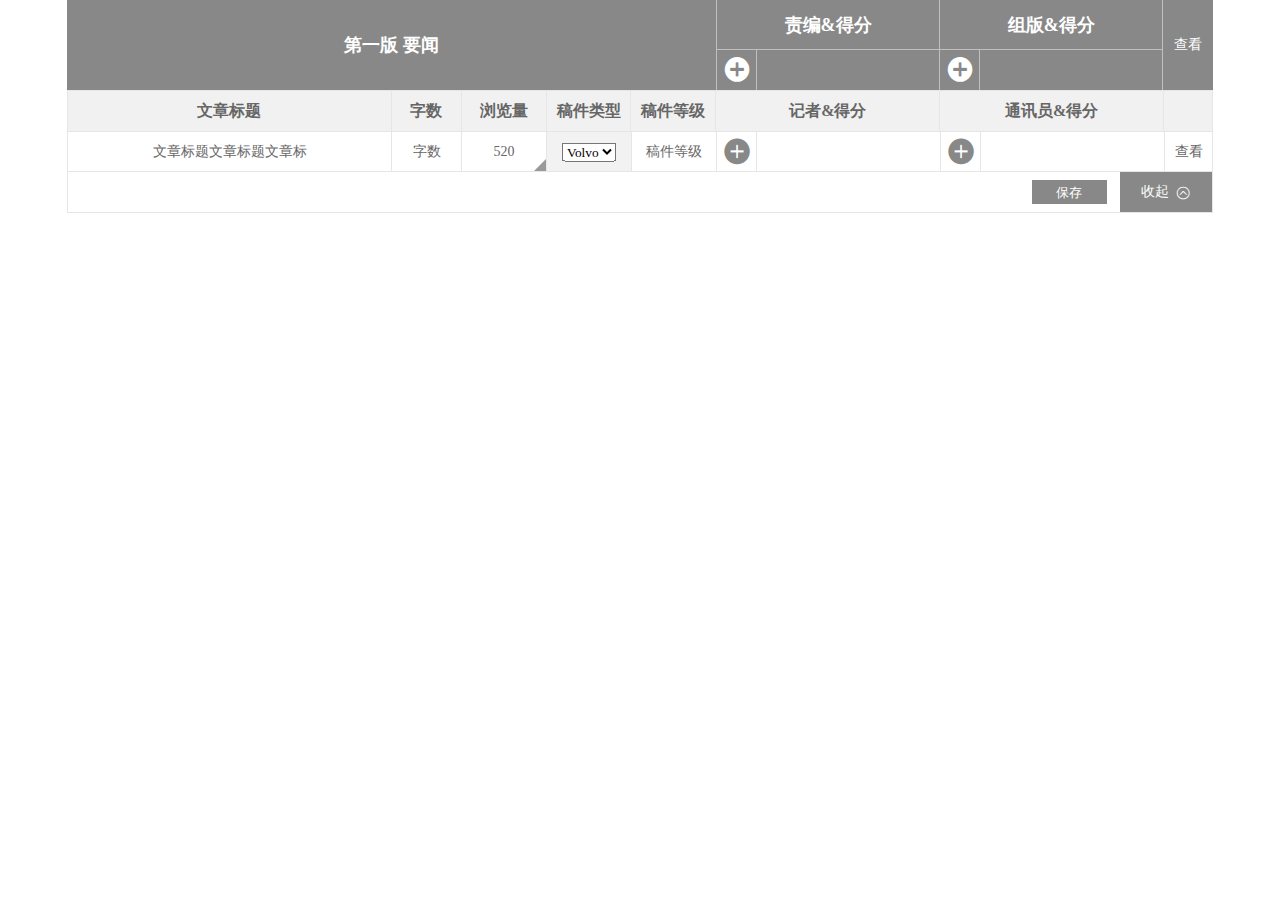
<file: html/index.html>
<!DOCTYPE html>
<html lang="en">

<head>
  <meta charset="UTF-8">
  <title>Document</title>
  <link rel="stylesheet" type="text/css" href="../style/base.css" rel="stylesheet">
  <link rel="stylesheet" type="text/css" href="../font/iconfont.css" rel="stylesheet">
  <link rel="stylesheet" type="text/css" href="../style/common.css">
  <script type="text/javascript" src="https://apps.bdimg.com/libs/jquery/2.1.2/jquery.min.js"></script>

</head>

<body>
  <div class="wrapper" style="width: 1146px;margin: 0 auto;">


    <!-- ================================== 大块 start ================================== -->
    <div class="page-default-item">
      <div class="page-head">
        <div class="page-btitle">
          <span class="vertically">第一版 要闻</span>
        </div>
        <div style="width:496px;display: table-cell;font-size: 0;line-height: 1;">
          <div class="page-score-title-box">
            <div class="page-score-title">责编&amp;得分</div>
            <div class="page-score-title-body">
              <div class="add-btn-box">
                <div class="add-btn vertically" data-type="editor">
                  <i class="icon iconfont icon-shanchu2 append-btn"></i>
                </div>
              </div>
              <div class="person-choosed-box editor-member-list">

                <!-- ======================================= 责编列表 ======================================= -->
                <ul class="choosed-wrapper editor-group" id='editor-member-list'>
                  <!-- <li class="person-choosed-item"><span>马杰8</span><input type="text" name="" value="98"><i class="icon iconfont icon-shanchu11"></i></li> -->
                </ul>

              </div>
            </div>
          </div>
          <div class="page-score-title-box">
            <div class="page-score-title">组版&amp;得分</div>
            <div class="page-score-title-body">
              <div class="add-btn-box">
                <div class="add-btn vertically" data-type="groupEdition">
                  <i class="icon iconfont icon-shanchu2"></i>
                </div>
              </div>
              <div class="person-choosed-box layout-member-list">
                <!-- ======================================= 组版列表 ======================================= -->
                <ul class="layout-group">

                </ul>
              </div>
            </div>
          </div>
          <div class="preview-box preview-btn">
            <span class="vertically">查看</span>
          </div>
        </div>
      </div>
      <div class="page-body">
        <div id="page-body-wrapper">
          <div class="page-body-head">
            <div class="page-body-head-wrapper">
              <div class="page-body-head-item tit">文章标题</div>
              <div class="page-body-head-item word">字数</div>
              <div class="page-body-head-item brower">浏览量</div>
              <div class="page-body-head-item type">稿件类型</div>
              <div class="page-body-head-item grade">稿件等级</div>
              <div class="page-body-head-item reporter">记者&amp;得分</div>
              <div class="page-body-head-item corresp">通讯员&amp;得分</div>
              <div class="page-body-head-item preview"></div>
            </div>
          </div>
          <div class="page-body-list">

            <!-- ============================ 板块新闻列表 ============================ -->
            <div class="page-body-list-wrapper">
              <div class="page-body-list-item tit">
                <div class="vertically width_full article-title">文章标题文章标题文章标</div>
              </div>
              <div class="page-body-list-item word">
                <div class="vertically width_full">字数</div>
              </div>
              <div class="page-body-list-item brower ">
                <div class="vertically width_full">520</div>
                <i class="brower-tip"></i>
                <div class="brower-list transition_3">
                  <table border="0" cellspacing="0" cellpadding="0">
                    <tr>
                      <th>手机版</th>
                      <th>web版</th>
                    </tr>
                    <tr>
                      <td>fddf</td>
                      <td>fddf</td>
                    </tr>
                  </table>
                </div>
              </div>
              <div class="page-body-list-item type">
                <div class="vertically width_full">
                  <select>
                    <option value="volvo">Volvo</option>
                    <option value="saab">Saab</option>
                    <option value="opel">Opel</option>
                    <option value="audi">Audi</option>
                  </select>
                </div>
              </div>
              <div class="page-body-list-item grade">
                <div class="vertically width_full">稿件等级</div>
              </div>
              <div class="page-body-list-item add-btn-box add-btn-box2">
                <div class="add-btn vertically">
                  <i class="icon iconfont icon-shanchu2"></i>
                </div>
              </div>
              <div class="page-body-list-item person-choosed-box person-choosed-box2 reporter-member-list" style="vertical-align: top;width: 184px;">

                <!-- ======================================= 记者列表 ======================================= -->
                <ul class="reporter-group">

                </ul>
              </div>
              <div class="page-body-list-item add-btn-box add-btn-box2">
                <div class="add-btn vertically">
                  <i class="icon iconfont icon-shanchu2"></i>
                </div>
              </div>
              <div class="page-body-list-item person-choosed-box person-choosed-box2 caller-member-list" style="vertical-align: top;width: 184px;">

                <!-- ======================================= 通讯员列表 ======================================= -->
                <ul class="caller-group">

                </ul>
              </div>
              <div class="page-body-list-item preview preview-btn">
                <div class="vertically width_full">查看</div>
              </div>
            </div>
          </div>
        </div>
        <div class="action-btn-box">
          <button class="inline_block save-btn">保存</button>
          <div class="inline_block slide-box" id="slide-up">收起
            <i class="icon iconfont icon-shouqi"></i>
          </div>
          <div class="inline_block slide-box" id="slide-down" style="display:none;">展开
            <i class="icon iconfont icon-shouqi1"></i>
          </div>
        </div>
      </div>
    </div>
    <!-- ================================== 大块 end ================================== -->

  </div>
  <!-- 弹窗 -->
  <!-- 添加责编弹层 -->
  <div class="dialog " style="display: none;" id="editor">
    <div class="dialog_shadow_black">
      <div class="alert_dialog_content">
        <div class="alert_dialog_head">
          <span id="title">添加责编</span>
          <i class="icon iconfont icon-chuyidong"></i>
        </div>
        <div class="alert_dialog_body alert_dialog_body2 add-editor-box">
          <div class="alert_dialog_content_wrapper">
            <div class="search-bar">
              <input type="text" name="" placeholder="请搜索你要查询的人">
              <button type="button">
                <i class="icon iconfont icon-123"></i>
              </button>
            </div>
            <div class="editor-list-box">
              <ul class="clx" id='editor-list'>
                <li class="editor-list">责编1<i class="tip"></i>
                </li>
                    <li class="editor-list">责编2<i class="tip"></i>
                </li>
                    <li class="editor-list">责编3<i class="tip"></i>
                </li>
                    <li class="editor-list">责编4<i class="tip"></i>
                </li>
              </ul>
            </div>
          </div>
        </div>
      </div>
    </div>
  </div>
  <!-- 添加组版弹层 -->
  <div class="dialog" style="display: none;" id="groupEdition">
    <div class="dialog_shadow_black">
      <div class="alert_dialog_content">
        <div class="alert_dialog_head">
          <span id="title">添加组版</span>
          <i class="icon iconfont icon-chuyidong"></i>
        </div>
        <div class="alert_dialog_body alert_dialog_body2 add-editor-box">
          <div class="alert_dialog_content_wrapper">
            <div class="search-bar">
              <input type="text" name="" placeholder="请搜索你要查询的人">
              <button type="button">
                <i class="icon iconfont icon-123"></i>
              </button>
            </div>
            <div class="editor-list-box">
              <ul class="clx" id='editor-list'>
                          <li class="editor-list">组版1<i class="tip"></i>
                </li>
                    <li class="editor-list">组版2<i class="tip"></i>
                </li>
                    <li class="editor-list">组版3<i class="tip"></i>
                </li>
                    <li class="editor-list">组版4<i class="tip"></i>
                </li>
              </ul>
            </div>
          </div>
        </div>
      </div>
    </div>
  </div>
  <!-- 添加记者弹层 -->
  <div class="dialog" style="display: none;" id="reporter">
    <div class="dialog_shadow_black">
      <div class="alert_dialog_content">
        <div class="alert_dialog_head">
          <span id="title">添加记者</span>
          <i class="icon iconfont icon-chuyidong"></i>
        </div>
        <div class="alert_dialog_body alert_dialog_body2 add-editor-box">
          <div class="alert_dialog_content_wrapper">
            <div class="search-bar">
              <input type="text" name="" placeholder="请搜索你要查询的人">
              <button type="button">
                <i class="icon iconfont icon-123"></i>
              </button>
            </div>
            <div class="editor-list-box">
              <ul class="clx" id='editor-list'>
                              <li class="editor-list">记者1<i class="tip"></i>
                </li>
                    <li class="editor-list">记者2<i class="tip"></i>
                </li>
                    <li class="editor-list">记者3<i class="tip"></i>
                </li>
                    <li class="editor-list">记者4<i class="tip"></i>
                </li>
              </ul>
            </div>
          </div>
        </div>
      </div>
    </div>
  </div>
  <!-- 添加通讯员弹层 -->
  <div class="dialog" style="display: none;" id="caller">
    <div class="dialog_shadow_black">
      <div class="alert_dialog_content">
        <div class="alert_dialog_head">
          <span id="title">添加通讯员</span>
          <i class="icon iconfont icon-chuyidong"></i>
        </div>
        <div class="alert_dialog_body alert_dialog_body2 add-editor-box">
          <div class="alert_dialog_content_wrapper">
            <div class="search-bar">
              <input type="text" name="" placeholder="请搜索你要查询的人">
              <button type="button">
                <i class="icon iconfont icon-123"></i>
              </button>
            </div>
            <div class="editor-list-box">
              <ul class="clx" id='editor-list'>
                             <li class="editor-list">通讯员1<i class="tip"></i>
                </li>
                    <li class="editor-list">通讯员2<i class="tip"></i>
                </li>
                    <li class="editor-list">通讯员3<i class="tip"></i>
                </li>
                    <li class="editor-list">通讯员4<i class="tip"></i>
                </li>
              </ul>
            </div>
          </div>
        </div>
      </div>
    </div>
  </div>
  <!-- 查看版面评分 -->
  <div class="dialog" style="display: none;" id="pageScore">
    <div class="dialog_shadow_black">
      <div class="alert_dialog_content">
        <div class="alert_dialog_head">
          <span>第一版 要闻</span>
          <i class="icon iconfont icon-chuyidong"></i>
        </div>
        <div class="alert_dialog_body alert_dialog_body2 add-editor-box">
          <div class="alert_dialog_content_wrapper">
            <div class="table-list-box">
              <table border="0" cellpadding="0" cellspacing="0" style="margin-bottom: 30px;">
                <thead>
                  <tr>
                    <th>
                      <div class="d-title">
                        <table border="0" cellpadding="0" cellspacing="0">
                          <thead>
                            <tr>
                              <th></th>
                              <th style="font-size: 14px;">评分人</th>
                            </tr>
                            <tr>
                              <th style="font-size: 14px;">责编</th>
                              <th></th>
                            </tr>
                          </thead>
                        </table>
                      </div>
                    </th>
                    <th style="background-color: #f2f2f2;">赵大猫</th>
                    <th style="background-color: #f2f2f2;">赵大猫</th>
                    <th style="background-color: #f2f2f2;">赵大猫</th>
                    <th style="background-color: #f2f2f2;">赵大猫</th>
                  </tr>
                </thead>
                <tbody>
                  <tr>
                    <td class="work-type">主编1</td>
                    <td>90</td>
                    <td>90</td>
                    <td>90</td>
                    <td>90</td>
                  </tr>
                  <tr>
                    <td class="work-type">主编2</td>
                    <td>90</td>
                    <td>90</td>
                    <td>90</td>
                    <td>90</td>
                  </tr>
                  <tr>
                    <td class="work-type">主编3</td>
                    <td>90</td>
                    <td>90</td>
                    <td>90</td>
                    <td>90</td>
                  </tr>
                </tbody>
              </table>
              <table border="0" cellpadding="0" cellspacing="0">
                <thead>
                  <tr>
                    <th>
                      <div class="d-title">
                        <table border="0" cellpadding="0" cellspacing="0">
                          <thead>
                            <tr>
                              <th></th>
                              <th style="font-size: 14px;">评分人</th>
                            </tr>
                            <tr>
                              <th style="font-size: 14px;">组版</th>
                              <th></th>
                            </tr>
                          </thead>
                        </table>
                      </div>
                    </th>
                    <th style="background-color: #f2f2f2;">赵大猫</th>
                    <th style="background-color: #f2f2f2;">赵大猫</th>
                    <th style="background-color: #f2f2f2;">赵大猫</th>
                    <th style="background-color: #f2f2f2;">赵大猫</th>
                  </tr>
                </thead>
                <tbody>
                  <tr>
                    <td class="work-type">主编1</td>
                    <td>90</td>
                    <td>90</td>
                    <td>90</td>
                    <td>90</td>
                  </tr>
                  <tr>
                    <td class="work-type">主编2</td>
                    <td>90</td>
                    <td>90</td>
                    <td>90</td>
                    <td>90</td>
                  </tr>
                  <tr>
                    <td class="work-type">主编3</td>
                    <td>90</td>
                    <td>90</td>
                    <td>90</td>
                    <td>90</td>
                  </tr>
                </tbody>
              </table>
            </div>


          </div>
        </div>
      </div>
    </div>
  </div>
  <!-- 查看文章评分 -->
  <div class="dialog" style="display: none;" id="articleScore">
    <div class="dialog_shadow_black">
      <div class="alert_dialog_content">
        <div class="alert_dialog_head">
          <span>第一版 要闻</span>
          <i class="icon iconfont icon-chuyidong"></i>
        </div>
        <div class="alert_dialog_body alert_dialog_body2 add-editor-box">
          <div class="alert_dialog_content_wrapper">
            <div class="table-list-box">
              <table border="0" cellpadding="0" cellspacing="0" style="margin-bottom: 30px;">
                <thead>
                  <tr>
                    <th>
                      <div class="d-title">
                        <table border="0" cellpadding="0" cellspacing="0">
                          <thead>
                            <tr>
                              <th></th>
                              <th style="font-size: 14px;">评分人</th>
                            </tr>
                            <tr>
                              <th style="font-size: 14px;">记者</th>
                              <th></th>
                            </tr>
                          </thead>
                        </table>
                      </div>
                    </th>
                    <th style="background-color: #f2f2f2;">赵大猫</th>
                    <th style="background-color: #f2f2f2;">赵大猫</th>
                    <th style="background-color: #f2f2f2;">赵大猫</th>
                    <th style="background-color: #f2f2f2;">赵大猫</th>
                  </tr>
                </thead>
                <tbody>
                  <tr>
                    <td class="work-type">主编1</td>
                    <td>90</td>
                    <td>90</td>
                    <td>90</td>
                    <td>90</td>
                  </tr>
                  <tr>
                    <td class="work-type">主编2</td>
                    <td>90</td>
                    <td>90</td>
                    <td>90</td>
                    <td>90</td>
                  </tr>
                  <tr>
                    <td class="work-type">主编3</td>
                    <td>90</td>
                    <td>90</td>
                    <td>90</td>
                    <td>90</td>
                  </tr>
                </tbody>
              </table>
              <table border="0" cellpadding="0" cellspacing="0">
                <thead>
                  <tr>
                    <th>
                      <div class="d-title">
                        <table border="0" cellpadding="0" cellspacing="0">
                          <thead>
                            <tr>
                              <th></th>
                              <th style="font-size: 14px;">评分人</th>
                            </tr>
                            <tr>
                              <th style="font-size: 14px;">通讯员</th>
                              <th></th>
                            </tr>
                          </thead>
                        </table>
                      </div>
                    </th>
                    <th style="background-color: #f2f2f2;">赵大猫</th>
                    <th style="background-color: #f2f2f2;">赵大猫</th>
                    <th style="background-color: #f2f2f2;">赵大猫</th>
                    <th style="background-color: #f2f2f2;">赵大猫</th>
                  </tr>
                </thead>
                <tbody>
                  <tr>
                    <td class="work-type">主编1</td>
                    <td>90</td>
                    <td>90</td>
                    <td>90</td>
                    <td>90</td>
                  </tr>
                  <tr>
                    <td class="work-type">主编2</td>
                    <td>90</td>
                    <td>90</td>
                    <td>90</td>
                    <td>90</td>
                  </tr>
                  <tr>
                    <td class="work-type">主编3</td>
                    <td>90</td>
                    <td>90</td>
                    <td>90</td>
                    <td>90</td>
                  </tr>
                </tbody>
              </table>
            </div>
          </div>
        </div>
      </div>
    </div>
  </div>
  <!-- 查看文章详情 -->
  <div class="dialog" style="display: none;"  id="articleDetails">
    <div class="dialog_shadow_black">
      <div class="alert_dialog_content" style="width: 1000px;">
        <div class="alert_dialog_head">
          <span>文章详情</span>
          <i class="icon iconfont icon-chuyidong"></i>
        </div>
        <!-- <div class="alert_dialog_body article-body clx"> -->
            <div class="alert_dialog_body article-body">
          <div class="article-left">
            <div class="article-left-item">
              <img src="../img/jpg1.jpg">
            </div>
          </div>
          <div class="article-right">
            <div class="article-right-item">
              <div class="article-right-title">
                <div class="btitle">圆陀角：奔向“黄金时代</div>
                <div class="stitle">
                  <span>阅读数：407</span>
                  <span>本文字数：1636</span>
                  <span>作者：张三丰</span>
                </div>
              </div>
              <div class="article-right-content">
                <p>圆陀角旅游度假区内圆陀角公园、新湖长江公园、恒大威尼斯碧海银沙、黄金海滩等景点，由南至北分布各处，中部为寅兴垦区养殖区，北部和西部主要为村落。根据这一特点，圆陀角旅游度假区自成立伊始，就科学制定发展规划，最终确定“由南至北，先东后西”的开发次序。</p>
                <p>圆陀角旅游度假区内圆陀角公园、新湖长江公园、恒大威尼斯碧海银沙、黄金海滩等景点，由南至北分布各处，中部为寅兴垦区养殖区，北部和西部主要为村落。根据这一特点，圆陀角旅游度假区自成立伊始，就科学制定发展规划，最终确定“由南至北，先东后西”的开发次序。</p>
              </div>
            </div>
          </div>
        </div>
      </div>
    </div>
  </div>
  <script type="text/javascript" src="../js/common.js"></script>
</body>

</html>
</file>
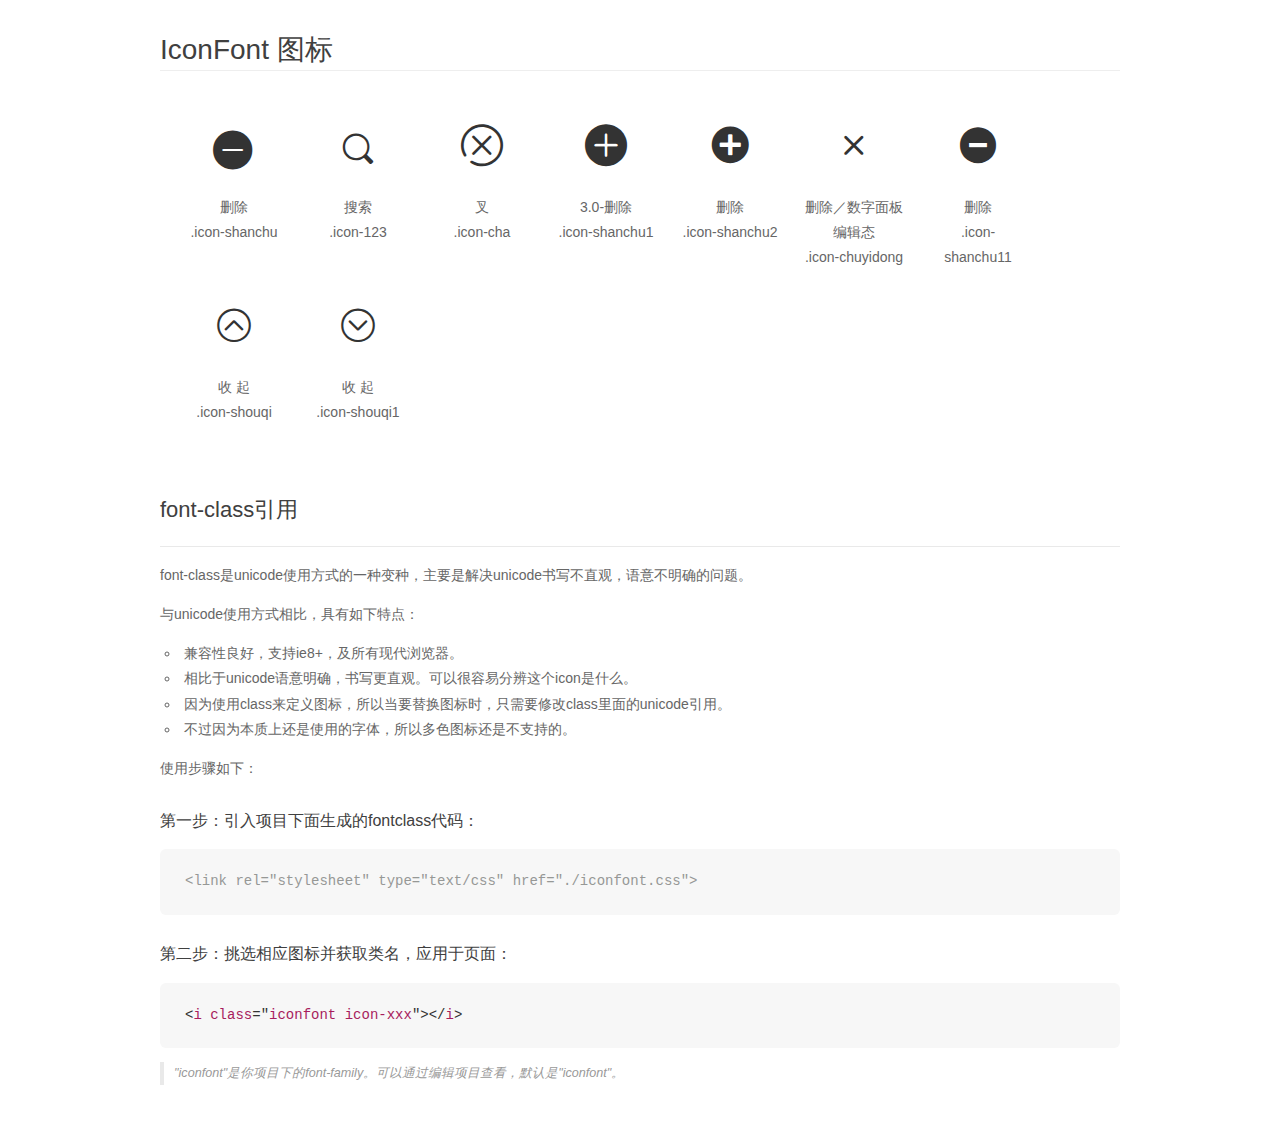
<file: font/demo_fontclass.html>
<!DOCTYPE html>
<html>
<head>
    <meta charset="utf-8"/>
    <title>IconFont</title>
    <link rel="stylesheet" href="demo.css">
    <link rel="stylesheet" href="iconfont.css">
</head>
<body>
    <div class="main markdown">
        <h1>IconFont 图标</h1>
        <ul class="icon_lists clear">
            
                <li>
                <i class="icon iconfont icon-shanchu"></i>
                    <div class="name">删除</div>
                    <div class="fontclass">.icon-shanchu</div>
                </li>
            
                <li>
                <i class="icon iconfont icon-123"></i>
                    <div class="name">搜索</div>
                    <div class="fontclass">.icon-123</div>
                </li>
            
                <li>
                <i class="icon iconfont icon-cha"></i>
                    <div class="name">叉</div>
                    <div class="fontclass">.icon-cha</div>
                </li>
            
                <li>
                <i class="icon iconfont icon-shanchu1"></i>
                    <div class="name">3.0-删除</div>
                    <div class="fontclass">.icon-shanchu1</div>
                </li>
            
                <li>
                <i class="icon iconfont icon-shanchu2"></i>
                    <div class="name">删除</div>
                    <div class="fontclass">.icon-shanchu2</div>
                </li>
            
                <li>
                <i class="icon iconfont icon-chuyidong"></i>
                    <div class="name">删除／数字面板编辑态</div>
                    <div class="fontclass">.icon-chuyidong</div>
                </li>
            
                <li>
                <i class="icon iconfont icon-shanchu11"></i>
                    <div class="name">删除</div>
                    <div class="fontclass">.icon-shanchu11</div>
                </li>
            
                <li>
                <i class="icon iconfont icon-shouqi"></i>
                    <div class="name">收  起</div>
                    <div class="fontclass">.icon-shouqi</div>
                </li>
            
                <li>
                <i class="icon iconfont icon-shouqi1"></i>
                    <div class="name">收  起</div>
                    <div class="fontclass">.icon-shouqi1</div>
                </li>
            
        </ul>

        <h2 id="font-class-">font-class引用</h2>
        <hr>

        <p>font-class是unicode使用方式的一种变种，主要是解决unicode书写不直观，语意不明确的问题。</p>
        <p>与unicode使用方式相比，具有如下特点：</p>
        <ul>
        <li>兼容性良好，支持ie8+，及所有现代浏览器。</li>
        <li>相比于unicode语意明确，书写更直观。可以很容易分辨这个icon是什么。</li>
        <li>因为使用class来定义图标，所以当要替换图标时，只需要修改class里面的unicode引用。</li>
        <li>不过因为本质上还是使用的字体，所以多色图标还是不支持的。</li>
        </ul>
        <p>使用步骤如下：</p>
        <h3 id="-fontclass-">第一步：引入项目下面生成的fontclass代码：</h3>


        <pre><code class="lang-js hljs javascript"><span class="hljs-comment">&lt;link rel="stylesheet" type="text/css" href="./iconfont.css"&gt;</span></code></pre>
        <h3 id="-">第二步：挑选相应图标并获取类名，应用于页面：</h3>
        <pre><code class="lang-css hljs">&lt;<span class="hljs-selector-tag">i</span> <span class="hljs-selector-tag">class</span>="<span class="hljs-selector-tag">iconfont</span> <span class="hljs-selector-tag">icon-xxx</span>"&gt;&lt;/<span class="hljs-selector-tag">i</span>&gt;</code></pre>
        <blockquote>
        <p>"iconfont"是你项目下的font-family。可以通过编辑项目查看，默认是"iconfont"。</p>
        </blockquote>
    </div>
</body>
</html>
</file>
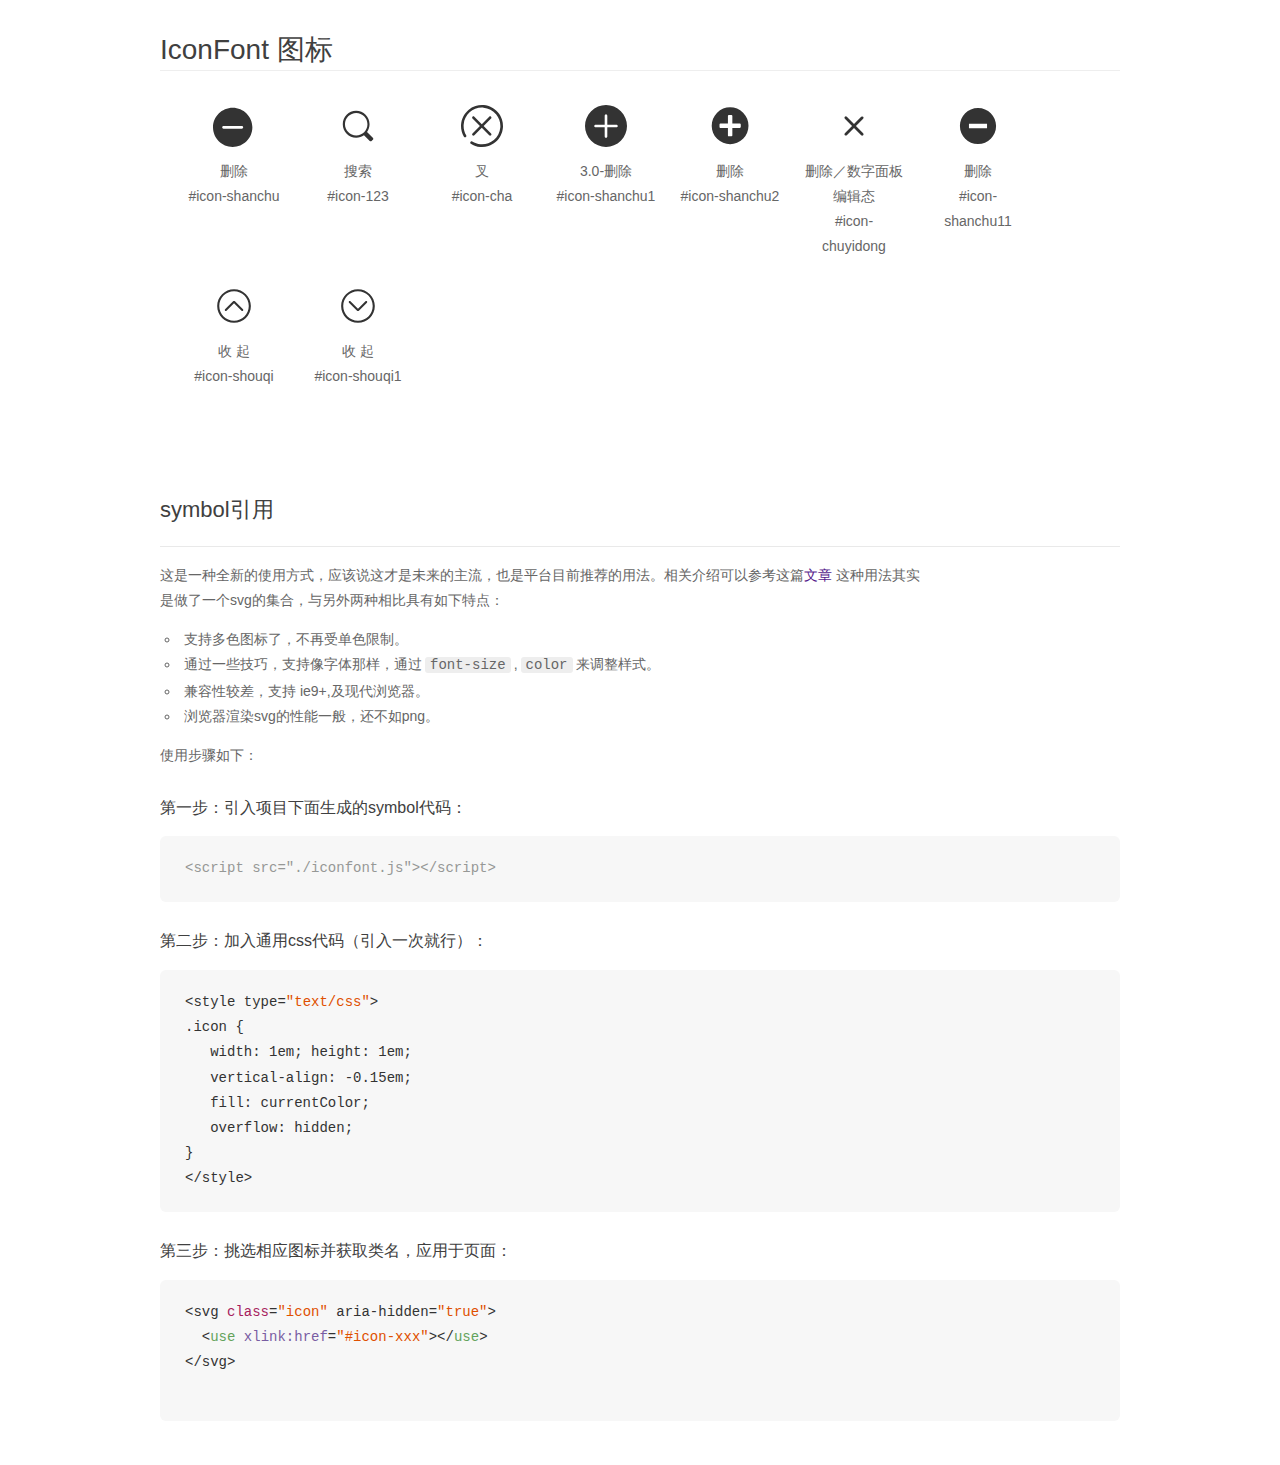
<file: font/demo_symbol.html>
<!DOCTYPE html>
<html>
<head>
    <meta charset="utf-8"/>
    <title>IconFont</title>
    <link rel="stylesheet" href="demo.css">
    <script src="iconfont.js"></script>

    <style type="text/css">
        .icon {
          /* 通过设置 font-size 来改变图标大小 */
          width: 1em; height: 1em;
          /* 图标和文字相邻时，垂直对齐 */
          vertical-align: -0.15em;
          /* 通过设置 color 来改变 SVG 的颜色/fill */
          fill: currentColor;
          /* path 和 stroke 溢出 viewBox 部分在 IE 下会显示
             normalize.css 中也包含这行 */
          overflow: hidden;
        }

    </style>
</head>
<body>
    <div class="main markdown">
        <h1>IconFont 图标</h1>
        <ul class="icon_lists clear">
            
                <li>
                    <svg class="icon" aria-hidden="true">
                        <use xlink:href="#icon-shanchu"></use>
                    </svg>
                    <div class="name">删除</div>
                    <div class="fontclass">#icon-shanchu</div>
                </li>
            
                <li>
                    <svg class="icon" aria-hidden="true">
                        <use xlink:href="#icon-123"></use>
                    </svg>
                    <div class="name">搜索</div>
                    <div class="fontclass">#icon-123</div>
                </li>
            
                <li>
                    <svg class="icon" aria-hidden="true">
                        <use xlink:href="#icon-cha"></use>
                    </svg>
                    <div class="name">叉</div>
                    <div class="fontclass">#icon-cha</div>
                </li>
            
                <li>
                    <svg class="icon" aria-hidden="true">
                        <use xlink:href="#icon-shanchu1"></use>
                    </svg>
                    <div class="name">3.0-删除</div>
                    <div class="fontclass">#icon-shanchu1</div>
                </li>
            
                <li>
                    <svg class="icon" aria-hidden="true">
                        <use xlink:href="#icon-shanchu2"></use>
                    </svg>
                    <div class="name">删除</div>
                    <div class="fontclass">#icon-shanchu2</div>
                </li>
            
                <li>
                    <svg class="icon" aria-hidden="true">
                        <use xlink:href="#icon-chuyidong"></use>
                    </svg>
                    <div class="name">删除／数字面板编辑态</div>
                    <div class="fontclass">#icon-chuyidong</div>
                </li>
            
                <li>
                    <svg class="icon" aria-hidden="true">
                        <use xlink:href="#icon-shanchu11"></use>
                    </svg>
                    <div class="name">删除</div>
                    <div class="fontclass">#icon-shanchu11</div>
                </li>
            
                <li>
                    <svg class="icon" aria-hidden="true">
                        <use xlink:href="#icon-shouqi"></use>
                    </svg>
                    <div class="name">收  起</div>
                    <div class="fontclass">#icon-shouqi</div>
                </li>
            
                <li>
                    <svg class="icon" aria-hidden="true">
                        <use xlink:href="#icon-shouqi1"></use>
                    </svg>
                    <div class="name">收  起</div>
                    <div class="fontclass">#icon-shouqi1</div>
                </li>
            
        </ul>


        <h2 id="symbol-">symbol引用</h2>
        <hr>

        <p>这是一种全新的使用方式，应该说这才是未来的主流，也是平台目前推荐的用法。相关介绍可以参考这篇<a href="">文章</a>
        这种用法其实是做了一个svg的集合，与另外两种相比具有如下特点：</p>
        <ul>
          <li>支持多色图标了，不再受单色限制。</li>
          <li>通过一些技巧，支持像字体那样，通过<code>font-size</code>,<code>color</code>来调整样式。</li>
          <li>兼容性较差，支持 ie9+,及现代浏览器。</li>
          <li>浏览器渲染svg的性能一般，还不如png。</li>
        </ul>
        <p>使用步骤如下：</p>
        <h3 id="-symbol-">第一步：引入项目下面生成的symbol代码：</h3>
        <pre><code class="lang-js hljs javascript"><span class="hljs-comment">&lt;script src="./iconfont.js"&gt;&lt;/script&gt;</span></code></pre>
        <h3 id="-css-">第二步：加入通用css代码（引入一次就行）：</h3>
        <pre><code class="lang-js hljs javascript">&lt;style type=<span class="hljs-string">"text/css"</span>&gt;
.icon {
   width: <span class="hljs-number">1</span>em; height: <span class="hljs-number">1</span>em;
   vertical-align: <span class="hljs-number">-0.15</span>em;
   fill: currentColor;
   overflow: hidden;
}
&lt;<span class="hljs-regexp">/style&gt;</span></code></pre>
        <h3 id="-">第三步：挑选相应图标并获取类名，应用于页面：</h3>
        <pre><code class="lang-js hljs javascript">&lt;svg <span class="hljs-class"><span class="hljs-keyword">class</span></span>=<span class="hljs-string">"icon"</span> aria-hidden=<span class="hljs-string">"true"</span>&gt;<span class="xml"><span class="hljs-tag">
  &lt;<span class="hljs-name">use</span> <span class="hljs-attr">xlink:href</span>=<span class="hljs-string">"#icon-xxx"</span>&gt;</span><span class="hljs-tag">&lt;/<span class="hljs-name">use</span>&gt;</span>
</span>&lt;<span class="hljs-regexp">/svg&gt;
        </span></code></pre>
    </div>
</body>
</html>
</file>
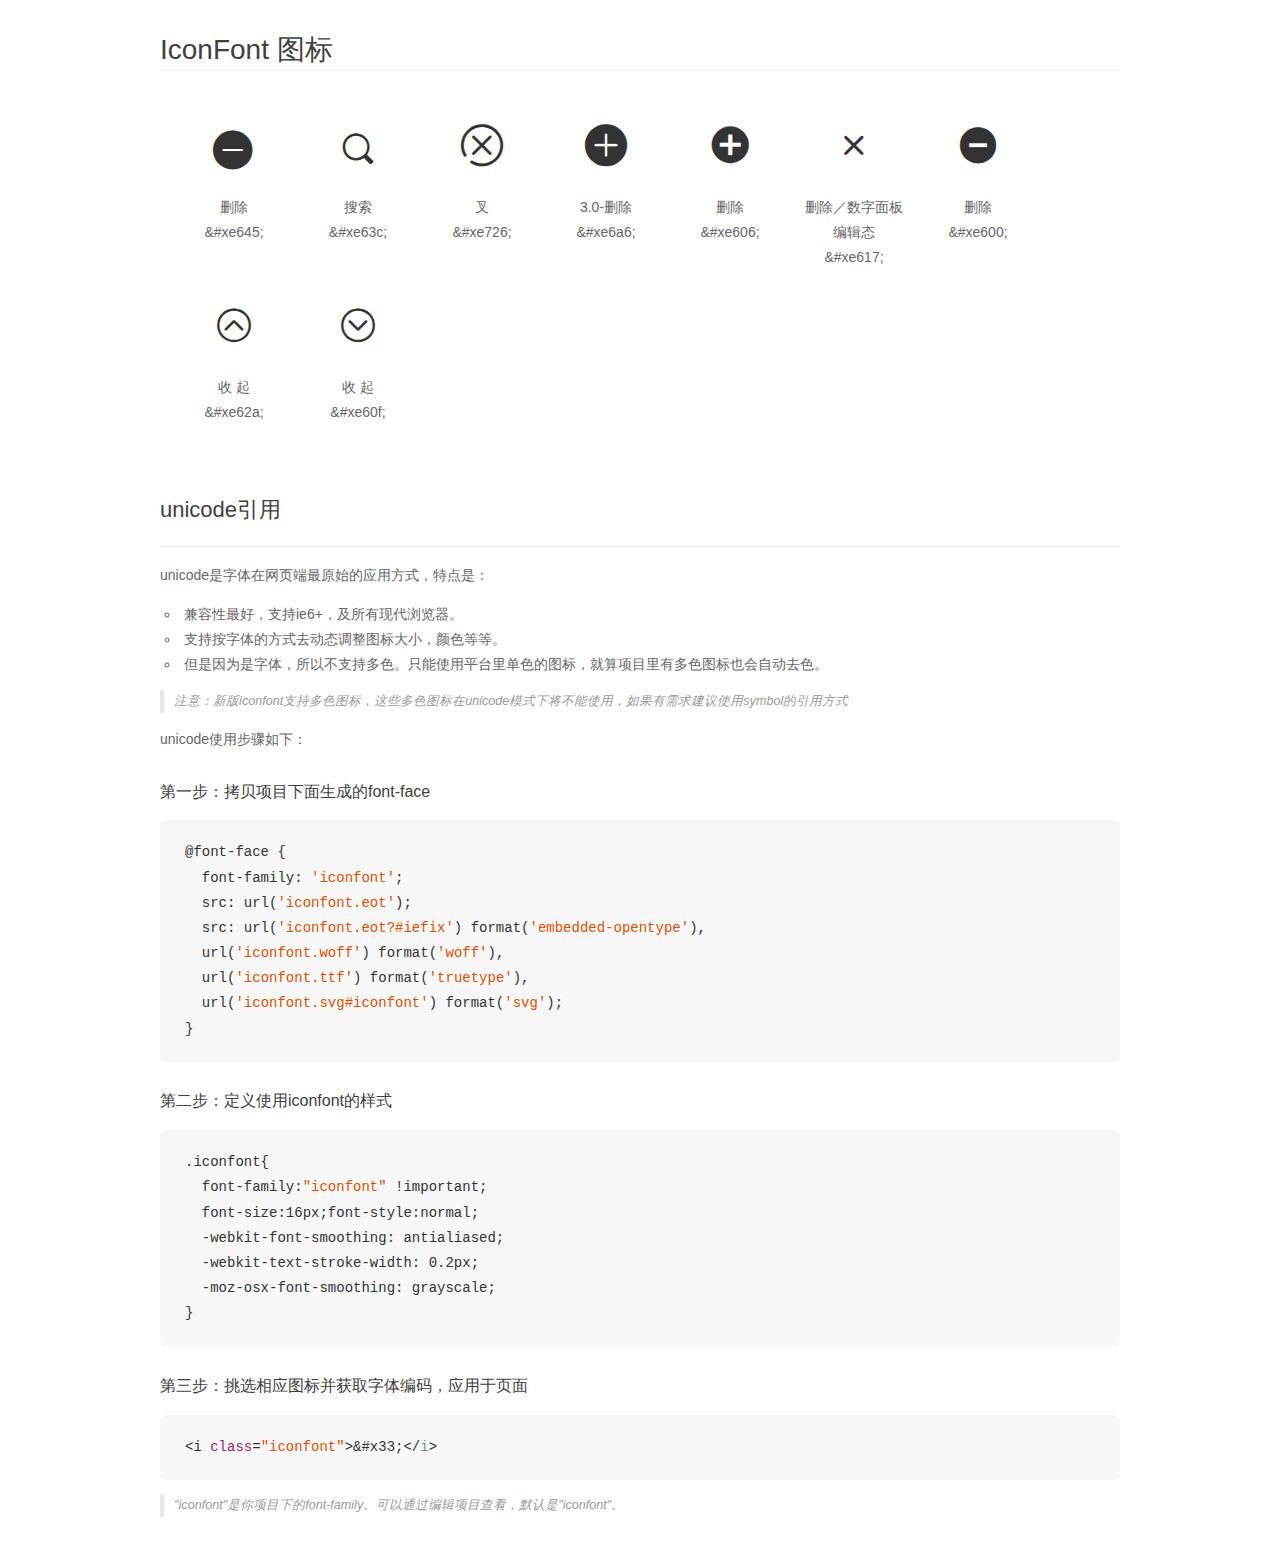
<file: font/demo_unicode.html>
<!DOCTYPE html>
<html>
<head>
    <meta charset="utf-8"/>
    <title>IconFont</title>
    <link rel="stylesheet" href="demo.css">

    <style type="text/css">

        @font-face {font-family: "iconfont";
          src: url('iconfont.eot'); /* IE9*/
          src: url('iconfont.eot#iefix') format('embedded-opentype'), /* IE6-IE8 */
          url('iconfont.woff') format('woff'), /* chrome, firefox */
          url('iconfont.ttf') format('truetype'), /* chrome, firefox, opera, Safari, Android, iOS 4.2+*/
          url('iconfont.svg#iconfont') format('svg'); /* iOS 4.1- */
        }

        .iconfont {
          font-family:"iconfont" !important;
          font-size:16px;
          font-style:normal;
          -webkit-font-smoothing: antialiased;
          -webkit-text-stroke-width: 0.2px;
          -moz-osx-font-smoothing: grayscale;
        }

    </style>
</head>
<body>
    <div class="main markdown">
        <h1>IconFont 图标</h1>
        <ul class="icon_lists clear">
            
                <li>
                <i class="icon iconfont">&#xe645;</i>
                    <div class="name">删除</div>
                    <div class="code">&amp;#xe645;</div>
                </li>
            
                <li>
                <i class="icon iconfont">&#xe63c;</i>
                    <div class="name">搜索</div>
                    <div class="code">&amp;#xe63c;</div>
                </li>
            
                <li>
                <i class="icon iconfont">&#xe726;</i>
                    <div class="name">叉</div>
                    <div class="code">&amp;#xe726;</div>
                </li>
            
                <li>
                <i class="icon iconfont">&#xe6a6;</i>
                    <div class="name">3.0-删除</div>
                    <div class="code">&amp;#xe6a6;</div>
                </li>
            
                <li>
                <i class="icon iconfont">&#xe606;</i>
                    <div class="name">删除</div>
                    <div class="code">&amp;#xe606;</div>
                </li>
            
                <li>
                <i class="icon iconfont">&#xe617;</i>
                    <div class="name">删除／数字面板编辑态</div>
                    <div class="code">&amp;#xe617;</div>
                </li>
            
                <li>
                <i class="icon iconfont">&#xe600;</i>
                    <div class="name">删除</div>
                    <div class="code">&amp;#xe600;</div>
                </li>
            
                <li>
                <i class="icon iconfont">&#xe62a;</i>
                    <div class="name">收  起</div>
                    <div class="code">&amp;#xe62a;</div>
                </li>
            
                <li>
                <i class="icon iconfont">&#xe60f;</i>
                    <div class="name">收  起</div>
                    <div class="code">&amp;#xe60f;</div>
                </li>
            
        </ul>
        <h2 id="unicode-">unicode引用</h2>
        <hr>

        <p>unicode是字体在网页端最原始的应用方式，特点是：</p>
        <ul>
        <li>兼容性最好，支持ie6+，及所有现代浏览器。</li>
        <li>支持按字体的方式去动态调整图标大小，颜色等等。</li>
        <li>但是因为是字体，所以不支持多色。只能使用平台里单色的图标，就算项目里有多色图标也会自动去色。</li>
        </ul>
        <blockquote>
        <p>注意：新版iconfont支持多色图标，这些多色图标在unicode模式下将不能使用，如果有需求建议使用symbol的引用方式</p>
        </blockquote>
        <p>unicode使用步骤如下：</p>
        <h3 id="-font-face">第一步：拷贝项目下面生成的font-face</h3>
        <pre><code class="lang-js hljs javascript">@font-face {
  font-family: <span class="hljs-string">'iconfont'</span>;
  src: url(<span class="hljs-string">'iconfont.eot'</span>);
  src: url(<span class="hljs-string">'iconfont.eot?#iefix'</span>) format(<span class="hljs-string">'embedded-opentype'</span>),
  url(<span class="hljs-string">'iconfont.woff'</span>) format(<span class="hljs-string">'woff'</span>),
  url(<span class="hljs-string">'iconfont.ttf'</span>) format(<span class="hljs-string">'truetype'</span>),
  url(<span class="hljs-string">'iconfont.svg#iconfont'</span>) format(<span class="hljs-string">'svg'</span>);
}
</code></pre>
        <h3 id="-iconfont-">第二步：定义使用iconfont的样式</h3>
        <pre><code class="lang-js hljs javascript">.iconfont{
  font-family:<span class="hljs-string">"iconfont"</span> !important;
  font-size:<span class="hljs-number">16</span>px;font-style:normal;
  -webkit-font-smoothing: antialiased;
  -webkit-text-stroke-width: <span class="hljs-number">0.2</span>px;
  -moz-osx-font-smoothing: grayscale;
}
</code></pre>
        <h3 id="-">第三步：挑选相应图标并获取字体编码，应用于页面</h3>
        <pre><code class="lang-js hljs javascript">&lt;i <span class="hljs-class"><span class="hljs-keyword">class</span></span>=<span class="hljs-string">"iconfont"</span>&gt;&amp;#x33;<span class="xml"><span class="hljs-tag">&lt;/<span class="hljs-name">i</span>&gt;</span></span></code></pre>

        <blockquote>
        <p>"iconfont"是你项目下的font-family。可以通过编辑项目查看，默认是"iconfont"。</p>
        </blockquote>
    </div>


</body>
</html>
</file>
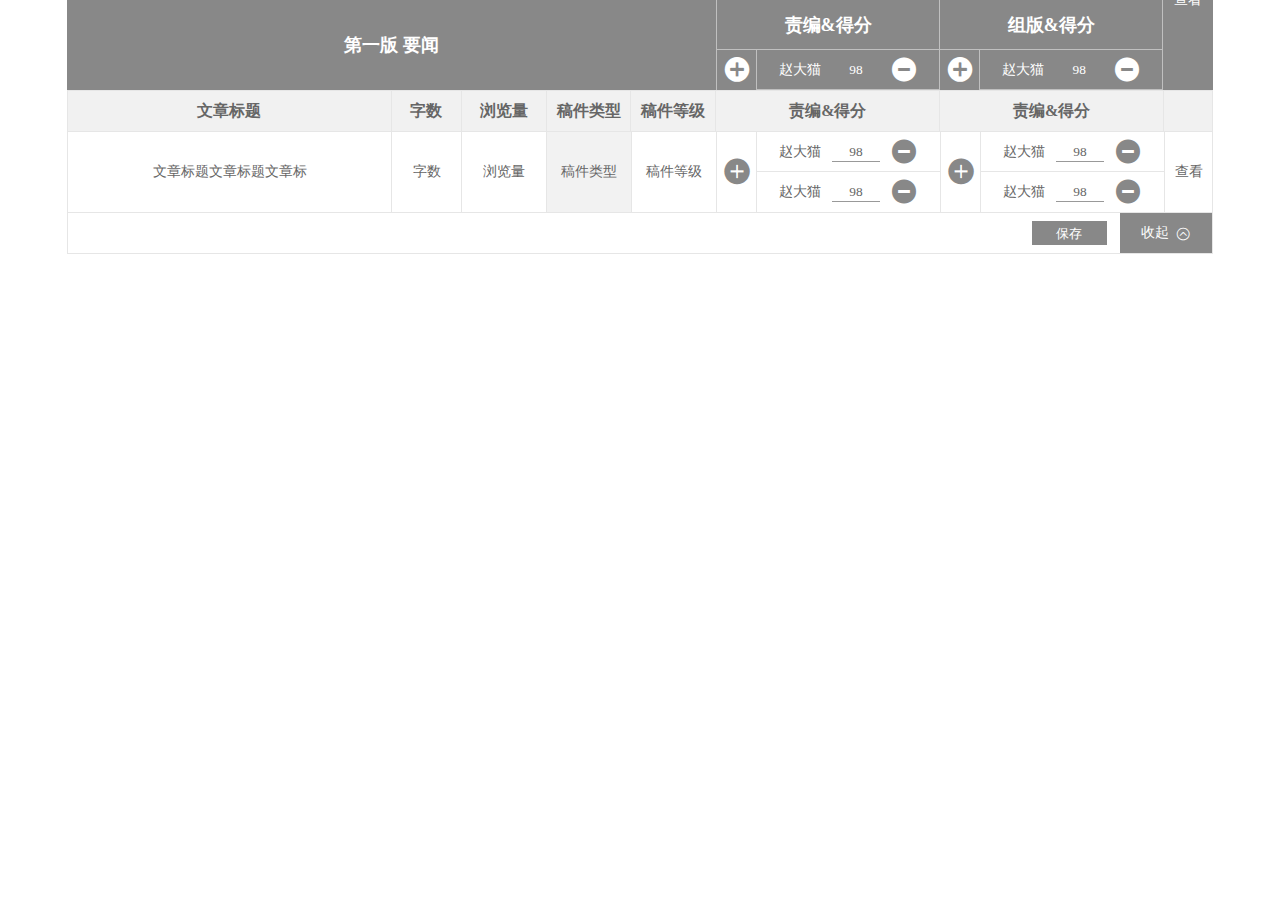
<file: html/添加责编.html>
<!DOCTYPE html>
<html lang="en">

<head>
  <meta charset="UTF-8">
  <title>Document</title>
  <link rel="stylesheet" type="text/css" href="../style/base.css" rel="stylesheet">
  <link rel="stylesheet" type="text/css" href="../font/iconfont.css" rel="stylesheet">
  <link rel="stylesheet" type="text/css" href="../style/common.css">
  <script type="text/javascript" src="https://apps.bdimg.com/libs/jquery/2.1.2/jquery.min.js"></script>

</head>

<body>
  <div class="wrapper" style="width: 1146px;margin: 0 auto;">
    <div class="page-default-item">
      <div class="page-head">
        <div class="page-btitle">
          <span class="vertically">第一版 要闻</span>
        </div>
        <div style="width:496px;display: table-cell;font-size: 0;line-height: 1;">
          <div class="page-score-title-box">
            <div class="page-score-title">责编&amp;得分</div>
            <div class="page-score-title-body">
              <div class="add-btn-box">
                <div class="add-btn vertically">
                  <i class="icon iconfont icon-shanchu2 append-btn"></i>
                </div>
              </div>
              <div class="person-choosed-box">
                <ul class="choosed-wrapper">
                  <li class="person-choosed-item">
                    <span>赵大猫</span>
                    <input type="text" name="" value="98">
                    <i class="icon iconfont icon-shanchu11"></i>
                  </li>
                </ul>
              </div>
            </div>
          </div>
          <div class="page-score-title-box">
            <div class="page-score-title">组版&amp;得分</div>
            <div class="page-score-title-body">
              <div class="add-btn-box">
                <div class="add-btn vertically">
                  <i class="icon iconfont icon-shanchu2"></i>
                </div>
              </div>
              <div class="person-choosed-box">
                <ul>
                  <li class="person-choosed-item">
                    <span>赵大猫</span>
                    <input type="text" name="" value="98">
                    <i class="icon iconfont icon-shanchu11"></i>
                  </li>
                </ul>
              </div>
            </div>
          </div>
          <div class="preview-box">
            <span class="vertically">查看</span>
          </div>
        </div>
      </div>
      <div class="page-body">
        <div id="page-body-wrapper">
          <div class="page-body-head">
            <div class="page-body-head-wrapper">
              <div class="page-body-head-item tit">文章标题</div>
              <div class="page-body-head-item word">字数</div>
              <div class="page-body-head-item brower">浏览量</div>
              <div class="page-body-head-item type">稿件类型</div>
              <div class="page-body-head-item grade">稿件等级</div>
              <div class="page-body-head-item reporter">责编&amp;得分</div>
              <div class="page-body-head-item corresp">责编&amp;得分</div>
              <div class="page-body-head-item preview"></div>
            </div>
          </div>
          <div class="page-body-list">
            <div class="page-body-list-wrapper">
              <div class="page-body-list-item tit">
                <div class="vertically width_full">文章标题文章标题文章标</div>
              </div>
              <div class="page-body-list-item word">
                <div class="vertically width_full">字数</div>
              </div>
              <div class="page-body-list-item brower">
                <div class="vertically width_full">浏览量</div>
              </div>
              <div class="page-body-list-item type">
                <div class="vertically width_full">稿件类型</div>
              </div>
              <div class="page-body-list-item grade">
                <div class="vertically width_full">稿件等级</div>
              </div>
              <div class="page-body-list-item add-btn-box add-btn-box2">
                <div class="add-btn vertically">
                  <i class="icon iconfont icon-shanchu2"></i>
                </div>
              </div>
              <div class="page-body-list-item person-choosed-box person-choosed-box2" style="vertical-align: top;width: 184px;">
                <ul>
                  <li class="person-choosed-item">
                    <span>赵大猫</span>
                    <input type="text" name="" value="98">
                    <i class="icon iconfont icon-shanchu11"></i>
                  </li>
                  <li class="person-choosed-item">
                    <span>赵大猫</span>
                    <input type="text" name="" value="98">
                    <i class="icon iconfont icon-shanchu11"></i>
                  </li>
                </ul>
              </div>
              <div class="page-body-list-item add-btn-box add-btn-box2">
                <div class="add-btn vertically">
                  <i class="icon iconfont icon-shanchu2"></i>
                </div>
              </div>
              <div class="page-body-list-item person-choosed-box person-choosed-box2" style="vertical-align: top;width: 184px;">
                <ul>
                  <li class="person-choosed-item">
                    <span>赵大猫</span>
                    <input type="text" name="" value="98">
                    <i class="icon iconfont icon-shanchu11"></i>
                  </li>
                  <li class="person-choosed-item">
                    <span>赵大猫</span>
                    <input type="text" name="" value="98">
                    <i class="icon iconfont icon-shanchu11"></i>
                  </li>
                </ul>
              </div>
              <div class="page-body-list-item preview">
                 <div class="vertically width_full">查看</div>
              </div>
            </div>
          </div>
        </div>
        <div class="action-btn-box">
          <button class="inline_block save-btn">保存</button>
          <div class="inline_block slide-box" id="slide-up">收起
            <i class="icon iconfont icon-shouqi"></i>
          </div>
          <div class="inline_block slide-box" id="slide-down" style="display:none;">展开
            <i class="icon iconfont icon-shouqi1"></i>
          </div>
        </div>
      </div>
    </div>
  </div>

  <script type="text/javascript" src="../js/common.js"></script>
</body>

</html>
</file>
<file: style/base.css>
/*======================重置公共样式=========================*/

* {
  box-sizing: border-box;
  -webkit-box-sizing: border-box;
  -moz-box-sizing: border-box;
  font-family: "Microsoft YaHei";
  font-style: initial;
  word-break: break-word;
}

body,
ul,
li,
p,
h1,
h2,
h3,
h4,
h5,
h6,
img,
br,
hr,
table,
tr,
td,
dl,
dt,
dd,
form,
div,
i,
span,
a {
  margin: 0;
  padding: 0;
}

body {
  font-size: 14px;
  color: #4c4c4c;
}

.clx:before {
  content: '';
  display: block;
  clear: both;
}

.clx:after {
  content: '';
  display: block;
  clear: both;
}

.clear {
  clear: both;
  font-size: 0px;
}

ul,
ol {
  list-style: none;
}

img {
  border: none;
}

em,
i {
  font-style: normal;
}






/*一般链接*/

a {
  text-decoration: none;
  cursor: pointer;
  color: #4C4C4C;
}

a:link,
a:visited,
a:hover,
a:active {
  text-decoration: none;
}

a:hover {
  text-decoration: underline;
}

input[type="button"],
input[type="submit"],
button {
  cursor: pointer;
  border: none;
  outline: none;
}

input[type="button"]:focus,
input[type="submit"]:focus,
button:focus {
  outline: none;
}

input:focus,
textarea:focus {
  outline: none;
}

textarea {
  padding: 10px;
  resize: none;
}

.width_full {
  width: 100%;
}

.height_full {
  height: 100%;
}

.border-common {
  border: #e4e4e4 1px solid;
}

.outline-common {
  outline: #e4e4e4 1px solid;
}

.font_14 {
  font-size: 14px;
}



.hide {
  display: none;
}

.absolute {
  position: absolute;
}

.relative {
  position: relative;
}



.text_underline {
  text-decoration: underline;
}

.no_underline {
  text-decoration: none !important;
}


.clx:before {
  content: '';
  display: block;
  clear: both;
}

.clx:after {
  content: '';
  display: block;
  clear: both;
}

.fl {
  float: left;
}

.fr {
  float: right;
}

.block {
  display: block;
}

.inline_block {
  display: inline-block;
}

.vertical_middle {
  vertical-align: middle;
}

.vertical_bottom {
  vertical-align: bottom;
}

.vertical_top {
  vertical-align: top;
}

.text_ellipsis {
  white-space: nowrap;
  text-overflow: ellipsis;
  overflow: hidden;
}

.text_ellipsis_2 {
  overflow: hidden;
  text-overflow: ellipsis;
  display: -webkit-box;
  -webkit-line-clamp: 2;
  -webkit-box-orient: vertical;
}

.text_ellipsis_3 {
  overflow: hidden;
  text-overflow: ellipsis;
  display: -webkit-box;
  -webkit-line-clamp: 3;
  -webkit-box-orient: vertical;
}

.text_ellipsis_4 {
  overflow: hidden;
  text-overflow: ellipsis;
  display: -webkit-box;
  -webkit-line-clamp: 4;
  -webkit-box-orient: vertical;
}

.text_ellipsis_5 {
  overflow: hidden;
  text-overflow: ellipsis;
  display: -webkit-box;
  -webkit-line-clamp: 5;
  -webkit-box-orient: vertical;
}






/*transition*/

.transition_2 {
  transition: all linear 0.2s;
  -webkit-transition: all linear 0.2s;
  -moz-transition: all linear 0.2s;
  -ms-transition: all linear 0.2s;
  -o-transition: all linear 0.2s;
}

.transition_3 {
  transition: all linear 0.3s;
  -webkit-transition: all linear 0.3s;
  -moz-transition: all linear 0.3s;
  -ms-transition: all linear 0.3s;
  -o-transition: all linear 0.3s;
}

.transition_4 {
  transition: all linear 0.4s;
  -webkit-transition: all linear 0.4s;
  -moz-transition: all linear 0.4s;
  -ms-transition: all linear 0.4s;
  -o-transition: all linear 0.4s;
}

.transition_5 {
  transition: all linear 0.5s;
  -webkit-transition: all linear 0.5s;
  -moz-transition: all linear 0.5s;
  -ms-transition: all linear 0.5s;
  -o-transition: all linear 0.5s;
}

.transition_6 {
  transition: all linear 0.6s;
  -webkit-transition: all linear 0.6s;
  -moz-transition: all linear 0.6s;
  -ms-transition: all linear 0.6s;
  -o-transition: all linear 0.6s;
}

.transition_7 {
  transition: all linear 0.7s;
  -webkit-transition: all linear 0.7s;
  -moz-transition: all linear 0.7s;
  -ms-transition: all linear 0.7s;
  -o-transition: all linear 0.7s;
}

.hide {
  display: none;
}

.absolute {
  position: absolute;
}

.text_underline {
  text-decoration: underline;
}

.no_underline {
  text-decoration: none !important;
}






/*margin*/

.margin_top_5 {
  margin-top: 5px;
}

.margin_top_10 {
  margin-top: 10px;
}

.margin_top_15 {
  margin-top: 15px;
}

.margin_top_20 {
  margin-top: 20px;
}

.margin_bottom_20 {
  margin-bottom: 20px;
}

.margin_top_30 {
  margin-top: 30px;
}

.margin_top_50 {
  margin-top: 50px;
}

.margin_top_bottom_5 {
  margin: 5px 0;
}

.margin_top_bottom_10 {
  margin: 10px 0;
}

.margin_top_bottom_20 {
  margin: 20px 0;
}

.margin_top_bottom_50 {
  margin: 50px 0;
}

.margin_top_100 {
  margin-top: 100px;
}

.margin_right_5 {
  margin-right: 5px;
}

.margin_right_15 {
  margin-right: 15px !important;
}

.margin_left_5 {
  margin-left: 5px;
}

.margin_left_10 {
  margin-left: 10px !important;
}

.margin_left_15 {
  margin-left: 15px !important;
}

.margin_left_30 {
  margin-left: 30px;
}

.margin_left_20 {
  margin-left: 20px;
}

.margin_bottom_5 {
  margin-bottom: 5px;
}

.margin_bottom_10 {
  margin-bottom: 10px;
}

.margin_top_50 {
  margin-top: 50px;
}

.margin_bottom_50 {
  margin-bottom: 50px;
}

.margin_left_right_5 {
  margin: 0 5px;
}

.margin_right_10 {
  margin-right: 10px;
}

.margin_20 {
  margin: 20px;
}






/*padding*/

.padding_10 {
  padding: 10px;
}

.padding_20 {
  padding: 20px;
}

.padding_top_5 {
  padding-top: 5px;
}

.padding_top_10 {
  padding-top: 10px;
}

.padding_top_bottom_10 {
  padding: 10px 0;
}

.padding_top_20 {
  padding-top: 20px;
}

.padding_bottom_40 {
  padding-bottom: 40px;
}

.padding_top_bottom_140 {
  padding: 140px 0;
}

.padding_left_right_10 {
  padding: 0 10px;
}

.padding_left_right_20 {
  padding: 0 20px;
}






/*border*/

.common_border {
  border: 1px solid #DCDCDC;
}

.common_left_border {
  border-left: 1px solid #DCDCDC;
}

.common_bottom_border {
  border-bottom: 1px solid #DCDCDC;
}






/*align*/

.align_center {
  text-align: center;
}

.align_left {
  text-align: left;
}

.align_right {
  text-align: right !important;
}







/*font-size*/

.font_0 {
  font-size: 0;
}

.font_12 {
  font-size: 12px !important;
}

.font_13 {
  font-size: 13px !important;
}

.font_15 {
  font-size: 15px !important;
}

.font_16 {
  font-size: 16px !important;
}

.font_18 {
  font-size: 18px !important;
}

.font_20 {
  font-size: 20px !important;
}

.font_24 {
  font-size: 24px !important;
}

.font_25 {
  font-size: 25px !important;
}

.font_28 {
  font-size: 28px !important;
}

.font_54 {
  font-size: 54px !important;
}

.common_font {
  font-size: 14px;
}






/*font-bold*/

.font_bold {
  font-weight: bold;
}






/*font-color*/

.common_font_color {
  color: #48cfd5 !important;
}

.hover_common_font_color:hover {
  color: #48cfd5 !important;
}

.default_font_color {
  color: 5c5c5c !important;
}

.font_color_gray {
  color: #9A9A9A !important;
}

.font_color_red {
  color: #FE0000 !important;
}

.font_color_orange {
  color: #F97B00 !important;
}

.font_color_yellow {
  color: #FEAE01 !important;
}

.font_color_green {
  color: #33AF37 !important;
}

.font_color_white {
  color: #fff !important;
}

.overflow_hidden {
  overflow: hidden;
}






/*scroll*/

.scroll {
  overflow: auto;
}

.scroll_x {
  white-space: nowrap;
  overflow: auto;
}

.scroll_y {
  overflow: auto;
}

.link_box {
  display: block;
}

.common_bg_color {
  background-color: #48cfd5 !important;
}

.bg_gray {
  background-color: #F8F8F8;
}

.radius1 {
  border-radius: 4px;
}

.form_group {
  font-size: 0;
  margin-bottom: 10px;
  width: 100%;
  float: left;
}

.form_group .form_title {
  float: left;
  width: 15%;
  font-size: 14px;
  text-align: center;
  margin-top: 7px;
}

.form_group .form_input {
  float: left;
  height: 35px;
  width: 85%;
  padding: 0 10px;
  border: 1px solid #DCDCDC;
  padding-top: 4px;
}

.form_group textarea {
  float: left;
  width: 85%;
  padding: 10px !important;
  height: 315px !important;
  border: 1px solid #DCDCDC;
}

.form_group_1 {
  font-size: 0;
  margin-bottom: 10px;
  width: 50%;
  float: left;
}

.form_group_1 .form_title {
  float: left;
  width: 30%;
  font-size: 14px;
  text-align: center;
  margin-top: 7px;
}

.form_group_1 .form_input {
  float: left;
  height: 35px;
  width: 70%;
  padding: 0 10px;
  border: 1px solid #DCDCDC;
  padding-top: 4px;
}






/*===透明度==*/

.filter {
  background: #000;
  background: rgba(0, 0, 0, 0.7);
  filter: alpha(opacity=70);
  *zoom: 1;
}

.bold-item {
  font-weight: bold;
}






/*===========================分页======================================*/

.pages {
  width: 665px;
  margin: 40px auto 30px auto;
}

.pages #Pagination {
  float: left;
  overflow: hidden;
}

.pages #Pagination .pagination {
  height: 40px;
  text-align: right;
  font-family: \u5b8b\u4f53, Arial;
}

.pages #Pagination .pagination a,
.pages #Pagination .pagination span {
  float: left;
  display: inline;
  padding: 11px 13px;
  border: 1px solid #e6e6e6;
  border-right: none;
  background: #f6f6f6;
  color: #666666;
  font-family: \u5b8b\u4f53, Arial;
  font-size: 14px;
  cursor: pointer;
}

.pages #Pagination .pagination .current {
  background: #ffac59;
  color: #fff;
}

.pages #Pagination .pagination .prev,
.pages #Pagination .pagination .next {
  float: left;
  padding: 11px 13px;
  border: 1px solid #e6e6e6;
  background: #f6f6f6;
  color: #666666;
  cursor: pointer;
}

.pages #Pagination .pagination .prev i,
.pages #Pagination .pagination .next i {
  display: inline-block;
  width: 4px;
  height: 11px;
  margin-right: 5px;
  background: url(../images/icon.fw.png) no-repeat;
}

.pages #Pagination .pagination .prev {
  border-right: none;
}

.pages #Pagination .pagination .prev i {
  background-position: -144px -1px;
  *background-position: -144px -4px;
}

.pages #Pagination .pagination .next i {
  background-position: -156px -1px;
  *background-position: -156px -4px;
}

.pages #Pagination .pagination .pagination-break {
  padding: 11px 5px;
  border: none;
  border-left: 1px solid #e6e6e6;
  background: none;
  cursor: default;
}

.pages .searchPage {
  float: left;
  padding: 8px 0;
}

.pages .searchPage .page-sum {
  padding: 11px 13px;
  color: #999999;
  font-family: \u5b8b\u4f53, Arial;
  font-size: 14px;
}

.pages .searchPage .page-go {
  padding: 8px 0;
  color: #999999;
  font-family: \u5b8b\u4f53, Arial;
  font-size: 14px;
  padding: 10px 0\9;
  *padding: 6px 0;
}

.pages .searchPage .page-go input {
  width: 21px;
  height: 20px;
  margin: 0 5px;
  /*padding-left: 5px;*/
  border: 1px solid #e4e4e4;
}

.pages .searchPage .page-btn {
  margin: 9px 0 5px 5px;
  padding: 2px 5px;
  background: #ffac59;
  border-radius: 2px;
  color: #ffffff;
  font-family: Arial, 'Microsoft YaHei';
  font-size: 14px;
  text-decoration: none;
}

.font0 {
  font-size: 0;
}

.line_height_1 {
  line-height: 1;
}

.sizable_box {
  position: relative;
  display: inline-block;
}

.sizable_box .size_h100 {
  margin-top: 100%;
}

.absolute_full {
  position: absolute;
  top: 0;
  left: 0;
  height: 100%;
  width: 100%;
}

.sizable_box .size_h100 {
  margin-top: 100%;
}

.sizable_box .size_h90 {
  margin-top: 90%;
}

.sizable_box .size_h80 {
  margin-top: 80%;
}

.sizable_box .size_h70 {
  margin-top: 70%;
}

.sizable_box .size_h60 {
  margin-top: 60%;
}

.sizable_box .size_h50 {
  margin-top: 50%;
}

.sizable_box .size_h40 {
  margin-top: 40%;
}

.sizable_box .size_h30 {
  margin-top: 30%;
}

.sizable_box .size_h20 {
  margin-top: 20%;
}

.sizable_box .size_h10 {
  margin-top: 10%;
}





/*百分比宽高布局元素水平垂直居中*/

.vertically {
  position: absolute;
  -webkit-transform: translate(-50%, -50%);
  transform: translate(-50%, -50%);
  -ms-transform: translate(-50%, -50%);
  -o-transform: translate(-50%, -50%);
  -moz-transform: translate(-50%, -50%);
  left: 50%;
  top: 50%;
}



/*透明弹窗*/

.dialog {
  position: fixed;
  width: 100%;
  height: 100%;
  left: 0;
  top: 0;
  z-index: 10000;
}

.dialog .dialog_shadow_black {
  background: rgba(0, 0, 0, 0.6);
  position: absolute;
  left: 0;
  top: 0;
  width: 100%;
  height: 100%;
}

.alert_dialog_content {
  position: absolute;
  top: 50%;
  left: 50%;
  transform: translate(-50%, -50%);
  -ms-transform: translate(-50%, -50%);
  -moz-transform: translate(-50%, -50%);
  -webkit-transform: translate(-50%, -50%);
  -o-transform: translate(-50%, -50%);
}
</file>
<file: font/iconfont.css>
@font-face {font-family: "iconfont";
  src: url('iconfont.eot?t=1507700675002'); /* IE9*/
  src: url('iconfont.eot?t=1507700675002#iefix') format('embedded-opentype'), /* IE6-IE8 */
  url('[data-uri]') format('woff'),
  url('iconfont.ttf?t=1507700675002') format('truetype'), /* chrome, firefox, opera, Safari, Android, iOS 4.2+*/
  url('iconfont.svg?t=1507700675002#iconfont') format('svg'); /* iOS 4.1- */
}

.iconfont {
  font-family:"iconfont" !important;
  font-size:16px;
  font-style:normal;
  -webkit-font-smoothing: antialiased;
  -moz-osx-font-smoothing: grayscale;
}

.icon-shanchu:before { content: "\e645"; }

.icon-123:before { content: "\e63c"; }

.icon-cha:before { content: "\e726"; }

.icon-shanchu1:before { content: "\e6a6"; }

.icon-shanchu2:before { content: "\e606"; }

.icon-chuyidong:before { content: "\e617"; }

.icon-shanchu11:before { content: "\e600"; }

.icon-shouqi:before { content: "\e62a"; }

.icon-shouqi1:before { content: "\e60f"; }
</file>
<file: style/common.css>
.page-default-item {
    width: 100%;
}

.page-head {
    display: table;
    width: 100%;
    height: 90px;

    background-color: #888;
}

.page-default-item .page-btitle {
    position: relative;

    display: table-cell;
    width: 650px;
    height: 100%;

    border-right: #c0c0c0 1px solid;
}

.page-default-item .page-btitle span {
    font-size: 18px;
    font-weight: bold;

    color: #fff;
}

.page-default-item .page-score-title-box {
    display: inline-block;
    width: 45%;
    height: 100%;

    border-right: #c0c0c0 1px solid;
}

.page-default-item .page-score-title-box .page-score-title {
    height: 50px;

    font-size: 18px;
    font-weight: bold;
    line-height: 50px;

    text-align: center;

    color: #fff;
    border-bottom: #c0c0c0 1px solid;
}

.page-default-item .page-score-title-body {
    display: table;
    width: 100%;
    height:         calc(100% - 50px);
    height: -webkit-calc(100% - 50px);
    height:    -moz-calc(100% - 50px);
}

.page-default-item .add-btn-box {
    position: relative;

    display: table-cell;
    width: 40px;

    border-right: #c0c0c0 1px solid;
}




.page-default-item .add-btn-box .add-btn {
    /*    cursor: default; */
    cursor: pointer;
}

.page-default-item .add-btn-box .add-btn i {
    font-size: 28px;

    color: #fff;
}

.page-default-item .person-choosed-box .person-choosed-item {
    height: 40px;
    padding-left: 10px;

    font-size: 0;
    line-height: 40px;

    text-align: left;

    color: #fff;
    border-bottom: #c0c0c0 1px solid;
}

.page-default-item .person-choosed-box .person-choosed-item:last-child {
    border-bottom: #c0c0c0 1px solid;
}

.page-default-item .person-choosed-box .person-choosed-item span {
    display: inline-block;
    width: 65px;

    font-size: 14px;

    text-align: center;
    vertical-align: middle;
}

.page-default-item .person-choosed-box .person-choosed-item input {
    max-width: 48px;
    margin: 0 10px 0 0;

    text-align: center;
    vertical-align: middle;

    color: #fff;
    border: none;
    background: none;
}

.page-default-item .person-choosed-box .person-choosed-item i {
    font-size: 28px;

    cursor: pointer;
    vertical-align: middle;
}

.page-default-item .preview-box {
    position: relative;

    display: inline-block;
    width: 10%;
    height: 100%;

    cursor: pointer;
    text-align: center;
    vertical-align: top;
}

.page-default-item .preview-box span {
    width: 100%;

    font-size: 14px;
    line-height: 24px;
    /* cursor: default; */

    cursor: pointer;
    vertical-align: middle;

    color: #fff;
}

.page-default-item .page-body {
    display: table;
    width: 100%;

    border: 1px #e6e6e6 solid;
    border-top: 0;
}

.page-default-item .page-body-head {
    background-color: #f1f1f1;
}

.page-default-item .page-body-head .page-body-head-wrapper,
.page-default-item .page-body-list .page-body-list-wrapper {
    display: table;
    width: 100%;

    font-size: 0;
    line-height: 1;
}

.page-default-item .page-body-head .page-body-head-wrapper {
    height: 40px;

    line-height: 40px;
}

.page-default-item .page-body-list .page-body-list-wrapper {
    min-height: 40px;

    border-bottom: #e6e6e6 1px solid;
}

.page-default-item .page-body-head .page-body-head-item,
.page-default-item .page-body-list .page-body-list-item {
    position: relative;

    display: table-cell;

    font-size: 16px;
    font-weight: bold;

    text-align: center;
    vertical-align: middle;

    color: #666;
    border-top: #e6e6e6 1px solid;
    border-right: #e6e6e6 1px solid;
}

.page-default-item .page-body-list .page-body-list-item {
    border-top: #e6e6e6 1px solid;
}

/* 2017-10-14*/
.page-default-item .page-body-list .page-body-list-item.tit {
    cursor: pointer;
}


.page-default-item .page-body-right {
    display: table-cell;
}

.page-default-item .page-body-head .tit,
.page-default-item .page-body-list .tit {
    width: 324px;
}

.page-default-item .page-body-list .tit,
.page-default-item .page-body-list .word,
.page-default-item .page-body-list .brower,
.page-default-item .page-body-list .type,
.page-default-item .page-body-list .grade,
.page-default-item .page-body-list .reporter,
.page-default-item .page-body-list .corresp {
    font-size: 14px;
    font-weight: normal;
}

.page-default-item .page-body-head .word,
.page-default-item .page-body-list .word {
    width: 70px;
}

.page-default-item .page-body-head .brower,
.page-default-item .page-body-list .brower {
    width: 85px;
}


.page-default-item .page-body-head .type,
.page-default-item .page-body-list .type {
    width: 85px;
}

.page-default-item .page-body-list .type {
    background-color: #f2f2f2;
}

.page-default-item .page-body-head .grade,
.page-default-item .page-body-list .grade {
    width: 85px;
}

.page-default-item .page-body-head .reporter,
.page-default-item .page-body-head .corresp,
.page-default-item .page-body-list .reporter,
.page-default-item .page-body-list .corresp {
    width: 224px;
}

.page-default-item .page-body-head .preview,
.page-default-item .page-body-list .preview {
    width: 48px;

    font-size: 14px;
    font-weight: normal;

    cursor: default;
}

.page-default-item .page-body-head .page-body-head-item:last-child,
.page-default-item .page-body-list .page-body-list-item:last-child {
    border-right: 0;
}

.page-default-item .page-body-list .preview {
    width: 47px;

    vertical-align: top;
}

.page-default-item .add-btn-box2 .add-btn i {
    color: #888;
}

.page-default-item .add-btn-box2 {
    display: block;
    height: 40px;

    border-right: 0;
}



.page-default-item .person-choosed-box2 .person-choosed-item {
    font-weight: normal;

    color: #666;
    border-top: 0;
    border-bottom: #e6e6e6 1px solid;
}

.page-default-item .person-choosed-box2 .person-choosed-item:last-child {
    border-bottom: 0;
}

.page-default-item .person-choosed-box2 .person-choosed-item input {
    color: #666;
    border-bottom: #999 1px solid;
}

.page-default-item .person-choosed-box2 .person-choosed-item i {
    color: #888;
}

.page-default-item .action-btn-box {
    text-align: right;
}

.page-default-item .action-btn-box .slide-box {
    width: 92px;
    height: 40px;
    margin-left: 10px;

    font-size: 14px;
    line-height: 40px;

    cursor: default;
    text-align: center;
    vertical-align: middle;

    color: #fff;
    background-color: #888;
}

.page-default-item .action-btn-box .slide-box i {
    margin-left: 2px;

    vertical-align: middle;
}

.page-default-item .action-btn-box .save-btn {
    width: 75px;
    height: 24px;

    line-height: 24px;

    vertical-align: middle;

    color: #fff;
    background-color: #888;
}

.alert_dialog_content {
    width: 800px;
}

.alert_dialog_content .alert_dialog_head {
    position: relative;

    height: 50px;

    font-size: 18px;
    font-weight: bold;
    line-height: 50px;

    text-align: center;

    color: #fff;
    background-color: #ff6d00;
}

.alert_dialog_content .alert_dialog_head i.icon-chuyidong {
    position: absolute;
    top: 0;
    right: 10px;

    font-size: 30px;

    cursor: pointer;

    color: #fff;
}

.alert_dialog_content .alert_dialog_body {
    height: 500px;
    overflow: auto;

    background-color: #fff;
}

.alert_dialog_content .alert_dialog_body2 .alert_dialog_content_wrapper {
    width: 680px;
    padding: 40px 0;
    margin: 0 auto;
}

.add-editor-box .search-bar {
    width: 100%;
    height: 40px;
    margin-bottom: 30px;

    font-size: 0;
}

.add-editor-box .search-bar input {
    display: inline-block;
    width: 85%;
    height: 100%;
    padding: 10px;

    vertical-align: middle;

    border: 1px #ff6d00 solid;
}

.add-editor-box .search-bar button {
    display: inline-block;
    width: 15%;
    height: 100%;

    vertical-align: middle;

    background-color: #ff6d00;
}

.add-editor-box .search-bar button i {
    font-size: 26px;

    color: #fff;
}

.editor-list-box .editor-list {
    position: relative;

    float: left;
    width: 120px;
    height: 40px;
    margin-bottom: 20px;
    margin-left: 20px;

    font-size: 16px;
    line-height: 40px;

    cursor: pointer;
    text-align: center;

    color: #999;
    border: 1px #ddd solid;
}











/* .editor-list-box .editor-list span {
    font-size: 16px;

    color: #999;
}
 */

.editor-list-box .editor-list:nth-of-type(5n+1) {
    margin-left: 0;
}

.editor-list-box .editor-list .tip {
    position: absolute;
    right: 0;
    bottom: 0;

    width: 0;
    height: 0;

    -webkit-transform: rotate(180deg);
       -moz-transform: rotate(180deg);
        -ms-transform: rotate(180deg);
         -o-transform: rotate(180deg);
            transform: rotate(180deg);

    opacity: 0;
    border-width: 0 0 12px 12px;
    border-style: solid;
    border-color: transparent transparent transparent #ff6d00;
}

.editor-list-box .editor-list.active {
    color: #ff6d00;
    border: 1px #ff6d00 solid;
}

.editor-list-box .editor-list.active .tip {
    opacity: 1;
}

.editor-list-box .editor-list.active span {
    color: #ff6d00;
}

.table-list-box table {
    width: 100%;
}

.table-list-box table tr th {
    height: 50px;

    font-size: 16px;

    color: #666;
    border: #ddd 1px solid;
    border-right: 0;
}

.table-list-box table tr th:last-child {
    border-right: #ddd 1px solid;
}

.table-list-box table tr td {
    height: 44px;

    text-align: center;

    border-bottom: #ddd 1px solid;
    border-left: #ddd 1px solid;
}

.table-list-box table tr td:last-child {
    border-right: #ddd 1px solid;
}

.table-list-box table tr td.work-type {
    font-size: 16px;
    font-weight: bold;

    color: #666;
    background-color: #f2f2f2;
}

.table-list-box .d-title table tr,
.d-title table tr th {
    border: 0;
}

.table-list-box .d-title table tr th {
    width: 28px;
    height: 28px;
}

.table-list-box .d-title {
    background: url(../img/line.png);
    background-size: 100% 100%;
}

.table-list-box .d-title tr th:last-child {
    border-right: 0;
}

.alert_dialog_content .article-body {
    height: 750px;
}

.article-left,
.article-right {
    float: left;
    width: 50%;
    height: 100%;
    padding: 20px;

    border-right: #dfdfdf 1px solid;
}

.article-left .article-left-item,
.article-right .article-right-item {
    height: 100%;

    border: #dfdfdf 1px solid;
}

.article-left .article-left-item img {
    width: 100%;
}

.article-right-title {
    text-align: center;
}

.article-right-title .btitle {
    margin: 20px 0 10px 0;

    font-size: 22px;
    font-weight: bold;

    color: #666;
}

.article-right-title .stitle {
    font-size: 12px;

    color: #999;
}

.article-right-title .stitle span {
    margin: 0 10px;
}

.article-right-content {
    padding: 20px;
}

.article-right-content p {
    line-height: 22px;

    text-indent: 24px;

    color: #666;
}

.page-default-item .page-body-list .brower {
    position: relative;

    cursor: pointer;
}

.page-default-item .page-body-list .brower .brower-tip {
    position: absolute;
    right: 0;
    bottom: 0;

    width: 0;
    height: 0;

    -webkit-transform: rotate(180deg);
       -moz-transform: rotate(180deg);
        -ms-transform: rotate(180deg);
         -o-transform: rotate(180deg);
            transform: rotate(180deg);

    border-width: 0 0 12px 12px;
    border-style: solid;
    border-color: transparent transparent transparent #999;
}

.page-default-item .page-body-list .brower .brower-list {
    position: absolute;
    right: 0;
    bottom: -85px;

    visibility: hidden;
    height: 85px;
    min-width: 150px;

    opacity: 0;
    border: 2px #e6e6e6 solid;
    background-color: #efefef;
}

.page-default-item .page-body-list .brower:hover .brower-list {
    visibility: visible;

    opacity: 1;
}

.page-default-item .page-body-list .brower .brower-list table {
    width: 100%;
}

.page-default-item .page-body-list .brower .brower-list tr {
    width: 100%;
}

.page-default-item .page-body-list .brower .brower-list th {
    width: 50%;
    height: 40px;

    border-right: #e6e6e6 1px solid;
    border-bottom: #e6e6e6 1px solid;
}

.page-default-item .page-body-list .brower .brower-list td {
    height: 40px;

    border-right: #e6e6e6 1px solid;
}

.page-default-item .page-body-list .brower .brower-list th:last-child {
    border-right: 0;
}

.page-default-item .page-body-list .brower .brower-list td:last-child {
    border-right: 0;
}
</file>
<file: font/demo.css>
*{margin: 0;padding: 0;list-style: none;}
/*
KISSY CSS Reset
理念：1. reset 的目的不是清除浏览器的默认样式，这仅是部分工作。清除和重置是紧密不可分的。
2. reset 的目的不是让默认样式在所有浏览器下一致，而是减少默认样式有可能带来的问题。
3. reset 期望提供一套普适通用的基础样式。但没有银弹，推荐根据具体需求，裁剪和修改后再使用。
特色：1. 适应中文；2. 基于最新主流浏览器。
维护：玉伯<lifesinger@gmail.com>, 正淳<ragecarrier@gmail.com>
 */

/** 清除内外边距 **/
body, h1, h2, h3, h4, h5, h6, hr, p, blockquote, /* structural elements 结构元素 */
dl, dt, dd, ul, ol, li, /* list elements 列表元素 */
pre, /* text formatting elements 文本格式元素 */
form, fieldset, legend, button, input, textarea, /* form elements 表单元素 */
th, td /* table elements 表格元素 */ {
  margin: 0;
  padding: 0;
}

/** 设置默认字体 **/
body,
button, input, select, textarea /* for ie */ {
  font: 12px/1.5 tahoma, arial, \5b8b\4f53, sans-serif;
}
h1, h2, h3, h4, h5, h6 { font-size: 100%; }
address, cite, dfn, em, var { font-style: normal; } /* 将斜体扶正 */
code, kbd, pre, samp { font-family: courier new, courier, monospace; } /* 统一等宽字体 */
small { font-size: 12px; } /* 小于 12px 的中文很难阅读，让 small 正常化 */

/** 重置列表元素 **/
ul, ol { list-style: none; }

/** 重置文本格式元素 **/
a { text-decoration: none; }
a:hover { text-decoration: underline; }


/** 重置表单元素 **/
legend { color: #000; } /* for ie6 */
fieldset, img { border: 0; } /* img 搭车：让链接里的 img 无边框 */
button, input, select, textarea { font-size: 100%; } /* 使得表单元素在 ie 下能继承字体大小 */
/* 注：optgroup 无法扶正 */

/** 重置表格元素 **/
table { border-collapse: collapse; border-spacing: 0; }

/* 清除浮动 */
.ks-clear:after, .clear:after {
  content: '\20';
  display: block;
  height: 0;
  clear: both;
}
.ks-clear, .clear {
  *zoom: 1;
}

.main {
  padding: 30px 100px;
width: 960px;
margin: 0 auto;
}
.main h1{font-size:36px; color:#333; text-align:left;margin-bottom:30px; border-bottom: 1px solid #eee;}

.helps{margin-top:40px;}
.helps pre{
  padding:20px;
  margin:10px 0;
  border:solid 1px #e7e1cd;
  background-color: #fffdef;
  overflow: auto;
}

.icon_lists{
  width: 100% !important;

}

.icon_lists li{
  float:left;
  width: 100px;
  height:180px;
  text-align: center;
  list-style: none !important;
}
.icon_lists .icon{
  font-size: 42px;
  line-height: 100px;
  margin: 10px 0;
  color:#333;
  -webkit-transition: font-size 0.25s ease-out 0s;
  -moz-transition: font-size 0.25s ease-out 0s;
  transition: font-size 0.25s ease-out 0s;

}
.icon_lists .icon:hover{
  font-size: 100px;
}



.markdown {
  color: #666;
  font-size: 14px;
  line-height: 1.8;
}

.highlight {
  line-height: 1.5;
}

.markdown img {
  vertical-align: middle;
  max-width: 100%;
}

.markdown h1 {
  color: #404040;
  font-weight: 500;
  line-height: 40px;
  margin-bottom: 24px;
}

.markdown h2,
.markdown h3,
.markdown h4,
.markdown h5,
.markdown h6 {
  color: #404040;
  margin: 1.6em 0 0.6em 0;
  font-weight: 500;
  clear: both;
}

.markdown h1 {
  font-size: 28px;
}

.markdown h2 {
  font-size: 22px;
}

.markdown h3 {
  font-size: 16px;
}

.markdown h4 {
  font-size: 14px;
}

.markdown h5 {
  font-size: 12px;
}

.markdown h6 {
  font-size: 12px;
}

.markdown hr {
  height: 1px;
  border: 0;
  background: #e9e9e9;
  margin: 16px 0;
  clear: both;
}

.markdown p,
.markdown pre {
  margin: 1em 0;
}

.markdown > p,
.markdown > blockquote,
.markdown > .highlight,
.markdown > ol,
.markdown > ul {
  width: 80%;
}

.markdown ul > li {
  list-style: circle;
}

.markdown > ul li,
.markdown blockquote ul > li {
  margin-left: 20px;
  padding-left: 4px;
}

.markdown > ul li p,
.markdown > ol li p {
  margin: 0.6em 0;
}

.markdown ol > li {
  list-style: decimal;
}

.markdown > ol li,
.markdown blockquote ol > li {
  margin-left: 20px;
  padding-left: 4px;
}

.markdown code {
  margin: 0 3px;
  padding: 0 5px;
  background: #eee;
  border-radius: 3px;
}

.markdown pre {
  border-radius: 6px;
  background: #f7f7f7;
  padding: 20px;
}

.markdown pre code {
  border: none;
  background: #f7f7f7;
  margin: 0;
}

.markdown strong,
.markdown b {
  font-weight: 600;
}

.markdown > table {
  border-collapse: collapse;
  border-spacing: 0px;
  empty-cells: show;
  border: 1px solid #e9e9e9;
  width: 95%;
  margin-bottom: 24px;
}

.markdown > table th {
  white-space: nowrap;
  color: #333;
  font-weight: 600;

}

.markdown > table th,
.markdown > table td {
  border: 1px solid #e9e9e9;
  padding: 8px 16px;
  text-align: left;
}

.markdown > table th {
  background: #F7F7F7;
}

.markdown blockquote {
  font-size: 90%;
  color: #999;
  border-left: 4px solid #e9e9e9;
  padding-left: 0.8em;
  margin: 1em 0;
  font-style: italic;
}

.markdown blockquote p {
  margin: 0;
}

.markdown .anchor {
  opacity: 0;
  transition: opacity 0.3s ease;
  margin-left: 8px;
}

.markdown .waiting {
  color: #ccc;
}

.markdown h1:hover .anchor,
.markdown h2:hover .anchor,
.markdown h3:hover .anchor,
.markdown h4:hover .anchor,
.markdown h5:hover .anchor,
.markdown h6:hover .anchor {
  opacity: 1;
  display: inline-block;
}

.markdown > br,
.markdown > p > br {
  clear: both;
}


.hljs {
  display: block;
  background: white;
  padding: 0.5em;
  color: #333333;
  overflow-x: auto;
}

.hljs-comment,
.hljs-meta {
  color: #969896;
}

.hljs-string,
.hljs-variable,
.hljs-template-variable,
.hljs-strong,
.hljs-emphasis,
.hljs-quote {
  color: #df5000;
}

.hljs-keyword,
.hljs-selector-tag,
.hljs-type {
  color: #a71d5d;
}

.hljs-literal,
.hljs-symbol,
.hljs-bullet,
.hljs-attribute {
  color: #0086b3;
}

.hljs-section,
.hljs-name {
  color: #63a35c;
}

.hljs-tag {
  color: #333333;
}

.hljs-title,
.hljs-attr,
.hljs-selector-id,
.hljs-selector-class,
.hljs-selector-attr,
.hljs-selector-pseudo {
  color: #795da3;
}

.hljs-addition {
  color: #55a532;
  background-color: #eaffea;
}

.hljs-deletion {
  color: #bd2c00;
  background-color: #ffecec;
}

.hljs-link {
  text-decoration: underline;
}

pre{
  background: #fff;
}
</file>
